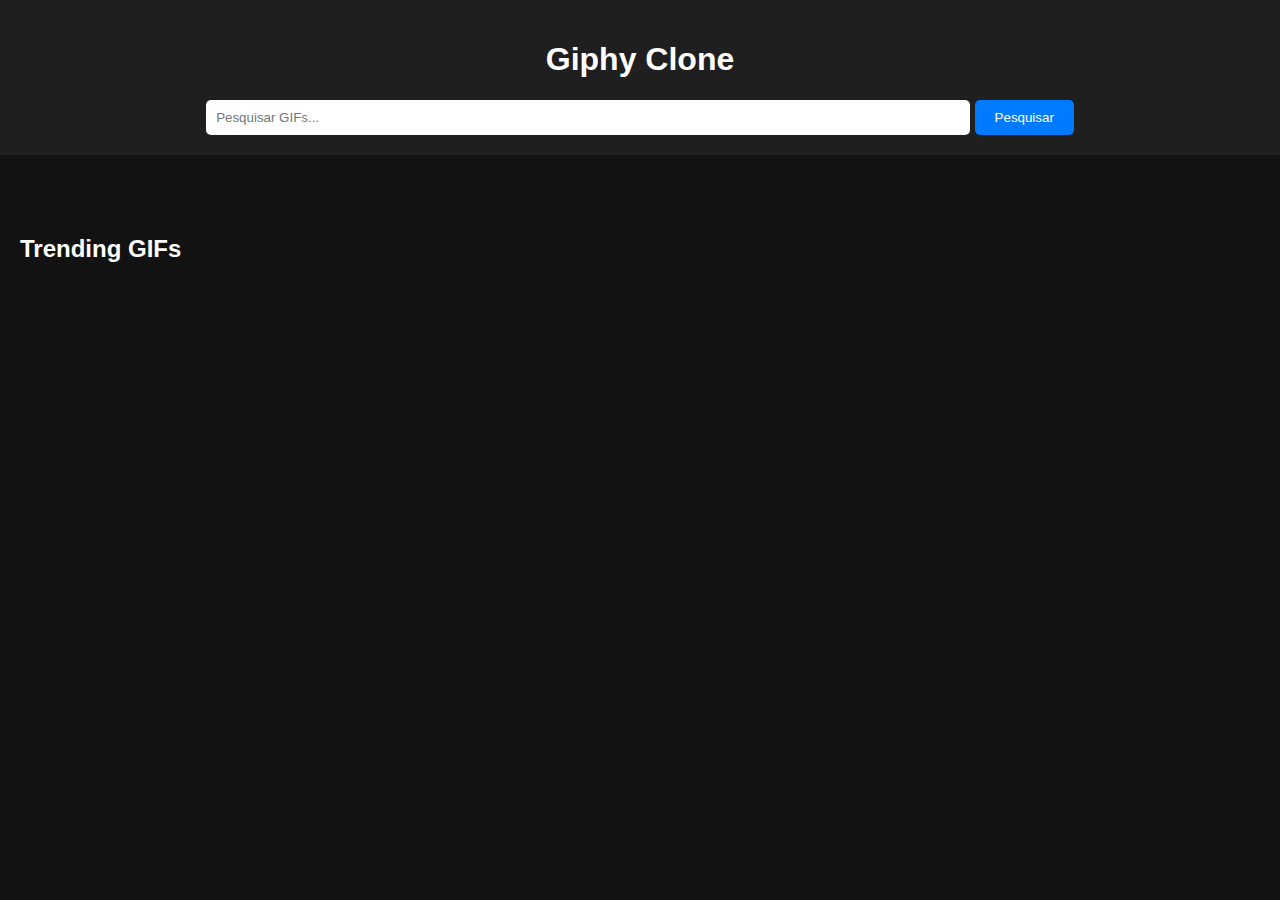
<file: gifclone/index.html>
<!DOCTYPE html>
<html lang="pt-BR">
<head>
    <meta charset="UTF-8">
    <meta name="viewport" content="width=device-width, initial-scale=1.0">
    <title>Giphy Clone</title>
    <link rel="stylesheet" href="style.css">
</head>
<body>
    <header>
        <h1>Giphy Clone</h1>
        <div class="search-container">
            <input type="text" id="search-input" placeholder="Pesquisar GIFs...">
            <button id="search-button">Pesquisar</button>
        </div>
    </header>

    <main>
        <div id="gif-results" class="gif-grid"></div>
        <div id="trending-gifs" class="gif-grid">
            <h2>Trending GIFs</h2>
            <div id="trending-results"></div>
        </div>
    </main>

    <script src="script.js"></script>
</body>
</html>
</file>
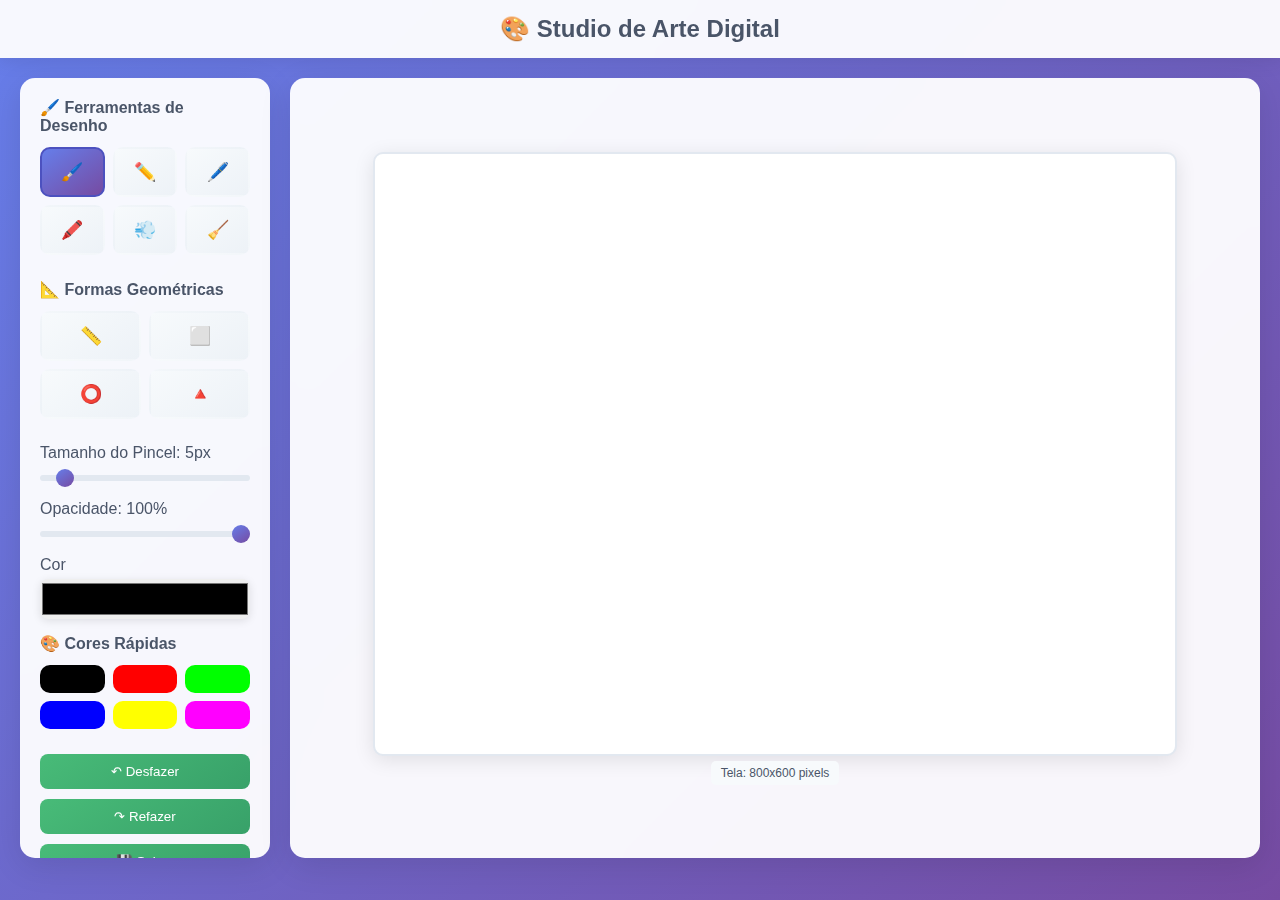
<file: desenho.html>
<!DOCTYPE html>
<html lang="pt-BR">
<head>
    <meta charset="UTF-8">
    <meta name="viewport" content="width=device-width, initial-scale=1.0">
    <title>Studio de Arte Digital</title>
    <style>
        * {
            margin: 0;
            padding: 0;
            box-sizing: border-box;
        }

        body {
            font-family: 'Segoe UI', Tahoma, Geneva, Verdana, sans-serif;
            background: linear-gradient(135deg, #667eea 0%, #764ba2 100%);
            min-height: 100vh;
            display: flex;
            flex-direction: column;
        }

        .header {
            background: rgba(255, 255, 255, 0.95);
            backdrop-filter: blur(10px);
            padding: 15px;
            box-shadow: 0 2px 20px rgba(0, 0, 0, 0.1);
        }

        .header h1 {
            text-align: center;
            color: #4a5568;
            font-size: 24px;
            font-weight: 600;
        }

        .main-container {
            display: flex;
            flex: 1;
            gap: 20px;
            padding: 20px;
            max-height: calc(100vh - 80px);
        }

        .toolbar {
            background: rgba(255, 255, 255, 0.95);
            backdrop-filter: blur(10px);
            border-radius: 15px;
            padding: 20px;
            width: 250px;
            box-shadow: 0 8px 32px rgba(0, 0, 0, 0.1);
            overflow-y: auto;
        }

        .tool-section {
            margin-bottom: 25px;
        }

        .tool-section h3 {
            color: #4a5568;
            margin-bottom: 12px;
            font-size: 16px;
            font-weight: 600;
        }

        .tool-grid {
            display: grid;
            grid-template-columns: repeat(3, 1fr);
            gap: 8px;
            margin-bottom: 15px;
        }

        .tool-btn {
            background: linear-gradient(145deg, #f7fafc, #edf2f7);
            border: 2px solid transparent;
            border-radius: 10px;
            padding: 12px;
            cursor: pointer;
            transition: all 0.2s ease;
            display: flex;
            align-items: center;
            justify-content: center;
            font-size: 18px;
            color: #4a5568;
        }

        .tool-btn:hover {
            transform: translateY(-2px);
            box-shadow: 0 4px 15px rgba(0, 0, 0, 0.1);
            background: linear-gradient(145deg, #edf2f7, #e2e8f0);
        }

        .tool-btn.active {
            background: linear-gradient(145deg, #667eea, #764ba2);
            color: white;
            border-color: #4c51bf;
        }

        .control-group {
            margin-bottom: 15px;
        }

        .control-group label {
            display: block;
            color: #4a5568;
            margin-bottom: 5px;
            font-weight: 500;
        }

        .slider {
            width: 100%;
            height: 6px;
            border-radius: 3px;
            background: #e2e8f0;
            outline: none;
            -webkit-appearance: none;
        }

        .slider::-webkit-slider-thumb {
            appearance: none;
            width: 18px;
            height: 18px;
            border-radius: 50%;
            background: linear-gradient(145deg, #667eea, #764ba2);
            cursor: pointer;
        }

        .color-input {
            width: 100%;
            height: 40px;
            border: none;
            border-radius: 8px;
            cursor: pointer;
            box-shadow: 0 2px 8px rgba(0, 0, 0, 0.1);
        }

        .action-buttons {
            display: flex;
            flex-direction: column;
            gap: 10px;
        }

        .action-btn {
            background: linear-gradient(145deg, #48bb78, #38a169);
            color: white;
            border: none;
            border-radius: 8px;
            padding: 10px;
            cursor: pointer;
            font-weight: 500;
            transition: all 0.2s ease;
        }

        .action-btn:hover {
            transform: translateY(-1px);
            box-shadow: 0 4px 12px rgba(0, 0, 0, 0.15);
        }

        .action-btn.danger {
            background: linear-gradient(145deg, #f56565, #e53e3e);
        }

        .canvas-container {
            flex: 1;
            background: rgba(255, 255, 255, 0.95);
            backdrop-filter: blur(10px);
            border-radius: 15px;
            box-shadow: 0 8px 32px rgba(0, 0, 0, 0.1);
            padding: 20px;
            display: flex;
            flex-direction: column;
            align-items: center;
            justify-content: center;
        }

        #canvas {
            border: 2px solid #e2e8f0;
            border-radius: 10px;
            cursor: crosshair;
            box-shadow: 0 4px 20px rgba(0, 0, 0, 0.1);
            background: white;
        }

        .size-display {
            background: #f7fafc;
            padding: 5px 10px;
            border-radius: 5px;
            font-size: 12px;
            color: #4a5568;
            margin-top: 5px;
        }

        .shape-tools {
            display: grid;
            grid-template-columns: repeat(2, 1fr);
            gap: 8px;
        }

        @media (max-width: 768px) {
            .main-container {
                flex-direction: column;
            }
            
            .toolbar {
                width: 100%;
                order: 2;
            }
            
            .tool-grid {
                grid-template-columns: repeat(4, 1fr);
            }
        }
    </style>
</head>
<body>
    <div class="header">
        <h1>🎨 Studio de Arte Digital</h1>
    </div>

    <div class="main-container">
        <div class="toolbar">
            <div class="tool-section">
                <h3>🖌️ Ferramentas de Desenho</h3>
                <div class="tool-grid">
                    <button class="tool-btn active" data-tool="brush" title="Pincel">🖌️</button>
                    <button class="tool-btn" data-tool="pencil" title="Lápis">✏️</button>
                    <button class="tool-btn" data-tool="pen" title="Caneta">🖊️</button>
                    <button class="tool-btn" data-tool="marker" title="Marcador">🖍️</button>
                    <button class="tool-btn" data-tool="spray" title="Spray">💨</button>
                    <button class="tool-btn" data-tool="eraser" title="Borracha">🧹</button>
                </div>
            </div>

            <div class="tool-section">
                <h3>📐 Formas Geométricas</h3>
                <div class="shape-tools">
                    <button class="tool-btn" data-tool="line" title="Linha">📏</button>
                    <button class="tool-btn" data-tool="rectangle" title="Retângulo">⬜</button>
                    <button class="tool-btn" data-tool="circle" title="Círculo">⭕</button>
                    <button class="tool-btn" data-tool="triangle" title="Triângulo">🔺</button>
                </div>
            </div>

            <div class="control-group">
                <label for="brushSize">Tamanho do Pincel: <span id="brushSizeValue">5</span>px</label>
                <input type="range" id="brushSize" class="slider" min="1" max="50" value="5">
            </div>

            <div class="control-group">
                <label for="opacity">Opacidade: <span id="opacityValue">100</span>%</label>
                <input type="range" id="opacity" class="slider" min="10" max="100" value="100">
            </div>

            <div class="control-group">
                <label for="colorPicker">Cor</label>
                <input type="color" id="colorPicker" class="color-input" value="#000000">
            </div>

            <div class="tool-section">
                <h3>🎨 Cores Rápidas</h3>
                <div class="tool-grid">
                    <div class="tool-btn" data-color="#000000" style="background: #000000;" title="Preto"></div>
                    <div class="tool-btn" data-color="#ff0000" style="background: #ff0000;" title="Vermelho"></div>
                    <div class="tool-btn" data-color="#00ff00" style="background: #00ff00;" title="Verde"></div>
                    <div class="tool-btn" data-color="#0000ff" style="background: #0000ff;" title="Azul"></div>
                    <div class="tool-btn" data-color="#ffff00" style="background: #ffff00;" title="Amarelo"></div>
                    <div class="tool-btn" data-color="#ff00ff" style="background: #ff00ff;" title="Magenta"></div>
                </div>
            </div>

            <div class="action-buttons">
                <button class="action-btn" id="undoBtn">↶ Desfazer</button>
                <button class="action-btn" id="redoBtn">↷ Refazer</button>
                <button class="action-btn" id="saveBtn">💾 Salvar</button>
                <button class="action-btn danger" id="clearBtn">🗑️ Limpar Tudo</button>
            </div>
        </div>

        <div class="canvas-container">
            <canvas id="canvas" width="800" height="600"></canvas>
            <div class="size-display">
                Tela: 800x600 pixels
            </div>
        </div>
    </div>

    <script>
        class DrawingApp {
            constructor() {
                this.canvas = document.getElementById('canvas');
                this.ctx = this.canvas.getContext('2d');
                this.isDrawing = false;
                this.currentTool = 'brush';
                this.currentColor = '#000000';
                this.brushSize = 5;
                this.opacity = 1;
                this.startX = 0;
                this.startY = 0;
                this.undoStack = [];
                this.redoStack = [];
                this.maxUndoSteps = 20;
                
                this.setupEventListeners();
                this.setupTools();
                this.saveState();
            }

            setupEventListeners() {
                // Canvas events
                this.canvas.addEventListener('mousedown', this.startDrawing.bind(this));
                this.canvas.addEventListener('mousemove', this.draw.bind(this));
                this.canvas.addEventListener('mouseup', this.stopDrawing.bind(this));
                this.canvas.addEventListener('mouseout', this.stopDrawing.bind(this));

                // Touch events for mobile
                this.canvas.addEventListener('touchstart', this.handleTouch.bind(this));
                this.canvas.addEventListener('touchmove', this.handleTouch.bind(this));
                this.canvas.addEventListener('touchend', this.stopDrawing.bind(this));

                // Tool selection
                document.querySelectorAll('[data-tool]').forEach(btn => {
                    btn.addEventListener('click', (e) => {
                        this.selectTool(e.target.dataset.tool);
                    });
                });

                // Color selection
                document.querySelectorAll('[data-color]').forEach(btn => {
                    btn.addEventListener('click', (e) => {
                        this.currentColor = e.target.dataset.color;
                        document.getElementById('colorPicker').value = this.currentColor;
                    });
                });

                // Controls
                document.getElementById('brushSize').addEventListener('input', (e) => {
                    this.brushSize = e.target.value;
                    document.getElementById('brushSizeValue').textContent = e.target.value;
                });

                document.getElementById('opacity').addEventListener('input', (e) => {
                    this.opacity = e.target.value / 100;
                    document.getElementById('opacityValue').textContent = e.target.value;
                });

                document.getElementById('colorPicker').addEventListener('input', (e) => {
                    this.currentColor = e.target.value;
                });

                // Action buttons
                document.getElementById('undoBtn').addEventListener('click', this.undo.bind(this));
                document.getElementById('redoBtn').addEventListener('click', this.redo.bind(this));
                document.getElementById('saveBtn').addEventListener('click', this.saveImage.bind(this));
                document.getElementById('clearBtn').addEventListener('click', this.clearCanvas.bind(this));
            }

            setupTools() {
                this.tools = {
                    brush: { lineCap: 'round', lineJoin: 'round', globalCompositeOperation: 'source-over' },
                    pencil: { lineCap: 'square', lineJoin: 'miter', globalCompositeOperation: 'source-over' },
                    pen: { lineCap: 'butt', lineJoin: 'bevel', globalCompositeOperation: 'source-over' },
                    marker: { lineCap: 'round', lineJoin: 'round', globalCompositeOperation: 'multiply' },
                    spray: { lineCap: 'round', lineJoin: 'round', globalCompositeOperation: 'source-over' },
                    eraser: { lineCap: 'round', lineJoin: 'round', globalCompositeOperation: 'destination-out' }
                };
            }

            selectTool(tool) {
                this.currentTool = tool;
                document.querySelectorAll('[data-tool]').forEach(btn => btn.classList.remove('active'));
                document.querySelector(`[data-tool="${tool}"]`).classList.add('active');
            }

            getMousePos(e) {
                const rect = this.canvas.getBoundingClientRect();
                return {
                    x: e.clientX - rect.left,
                    y: e.clientY - rect.top
                };
            }

            handleTouch(e) {
                e.preventDefault();
                const touch = e.touches[0];
                const mouseEvent = new MouseEvent(e.type === 'touchstart' ? 'mousedown' : 'mousemove', {
                    clientX: touch.clientX,
                    clientY: touch.clientY
                });
                this.canvas.dispatchEvent(mouseEvent);
            }

            startDrawing(e) {
                this.isDrawing = true;
                const pos = this.getMousePos(e);
                this.startX = pos.x;
                this.startY = pos.y;

                if (['line', 'rectangle', 'circle', 'triangle'].includes(this.currentTool)) {
                    this.tempCanvas = this.ctx.getImageData(0, 0, this.canvas.width, this.canvas.height);
                } else {
                    this.saveState();
                    this.ctx.beginPath();
                    this.ctx.moveTo(pos.x, pos.y);
                }
            }

            draw(e) {
                if (!this.isDrawing) return;

                const pos = this.getMousePos(e);
                this.setupBrush();

                switch (this.currentTool) {
                    case 'brush':
                    case 'pencil':
                    case 'pen':
                    case 'marker':
                        this.drawLine(pos);
                        break;
                    case 'spray':
                        this.drawSpray(pos);
                        break;
                    case 'eraser':
                        this.erase(pos);
                        break;
                    case 'line':
                        this.drawShapeLine(pos);
                        break;
                    case 'rectangle':
                        this.drawRectangle(pos);
                        break;
                    case 'circle':
                        this.drawCircle(pos);
                        break;
                    case 'triangle':
                        this.drawTriangle(pos);
                        break;
                }
            }

            setupBrush() {
                const tool = this.tools[this.currentTool];
                this.ctx.lineCap = tool.lineCap;
                this.ctx.lineJoin = tool.lineJoin;
                this.ctx.globalCompositeOperation = tool.globalCompositeOperation;
                this.ctx.lineWidth = this.brushSize;
                this.ctx.globalAlpha = this.opacity;
                this.ctx.strokeStyle = this.currentColor;
                this.ctx.fillStyle = this.currentColor;
            }

            drawLine(pos) {
                this.ctx.lineTo(pos.x, pos.y);
                this.ctx.stroke();
                this.ctx.beginPath();
                this.ctx.moveTo(pos.x, pos.y);
            }

            drawSpray(pos) {
                const density = 20;
                const radius = this.brushSize;
                
                for (let i = 0; i < density; i++) {
                    const offsetX = (Math.random() - 0.5) * radius * 2;
                    const offsetY = (Math.random() - 0.5) * radius * 2;
                    
                    this.ctx.fillRect(pos.x + offsetX, pos.y + offsetY, 1, 1);
                }
            }

            erase(pos) {
                this.ctx.clearRect(
                    pos.x - this.brushSize / 2,
                    pos.y - this.brushSize / 2,
                    this.brushSize,
                    this.brushSize
                );
            }

            drawShapeLine(pos) {
                this.ctx.putImageData(this.tempCanvas, 0, 0);
                this.ctx.beginPath();
                this.ctx.moveTo(this.startX, this.startY);
                this.ctx.lineTo(pos.x, pos.y);
                this.ctx.stroke();
            }

            drawRectangle(pos) {
                this.ctx.putImageData(this.tempCanvas, 0, 0);
                const width = pos.x - this.startX;
                const height = pos.y - this.startY;
                this.ctx.strokeRect(this.startX, this.startY, width, height);
            }

            drawCircle(pos) {
                this.ctx.putImageData(this.tempCanvas, 0, 0);
                const radius = Math.sqrt(Math.pow(pos.x - this.startX, 2) + Math.pow(pos.y - this.startY, 2));
                this.ctx.beginPath();
                this.ctx.arc(this.startX, this.startY, radius, 0, 2 * Math.PI);
                this.ctx.stroke();
            }

            drawTriangle(pos) {
                this.ctx.putImageData(this.tempCanvas, 0, 0);
                this.ctx.beginPath();
                this.ctx.moveTo(this.startX, this.startY);
                this.ctx.lineTo(pos.x, pos.y);
                this.ctx.lineTo(this.startX - (pos.x - this.startX), pos.y);
                this.ctx.closePath();
                this.ctx.stroke();
            }

            stopDrawing() {
                if (this.isDrawing) {
                    this.isDrawing = false;
                    if (['line', 'rectangle', 'circle', 'triangle'].includes(this.currentTool)) {
                        this.saveState();
                    }
                }
            }

            saveState() {
                this.undoStack.push(this.ctx.getImageData(0, 0, this.canvas.width, this.canvas.height));
                if (this.undoStack.length > this.maxUndoSteps) {
                    this.undoStack.shift();
                }
                this.redoStack = [];
            }

            undo() {
                if (this.undoStack.length > 1) {
                    this.redoStack.push(this.undoStack.pop());
                    const imageData = this.undoStack[this.undoStack.length - 1];
                    this.ctx.putImageData(imageData, 0, 0);
                }
            }

            redo() {
                if (this.redoStack.length > 0) {
                    const imageData = this.redoStack.pop();
                    this.undoStack.push(imageData);
                    this.ctx.putImageData(imageData, 0, 0);
                }
            }

            clearCanvas() {
                if (confirm('Tem certeza que deseja limpar toda a tela?')) {
                    this.ctx.clearRect(0, 0, this.canvas.width, this.canvas.height);
                    this.saveState();
                }
            }

            saveImage() {
                const link = document.createElement('a');
                link.download = `arte_digital_${new Date().getTime()}.png`;
                link.href = this.canvas.toDataURL();
                link.click();
            }
        }

        // Initialize the app
        window.addEventListener('load', () => {
            new DrawingApp();
        });

        // Prevent default touch behavior to avoid scrolling
        document.addEventListener('touchstart', (e) => {
            if (e.target.closest('#canvas')) {
                e.preventDefault();
            }
        }, { passive: false });

        document.addEventListener('touchend', (e) => {
            if (e.target.closest('#canvas')) {
                e.preventDefault();
            }
        }, { passive: false });

        document.addEventListener('touchmove', (e) => {
            if (e.target.closest('#canvas')) {
                e.preventDefault();
            }
        }, { passive: false });
    </script>
</body>
</html>
</file>
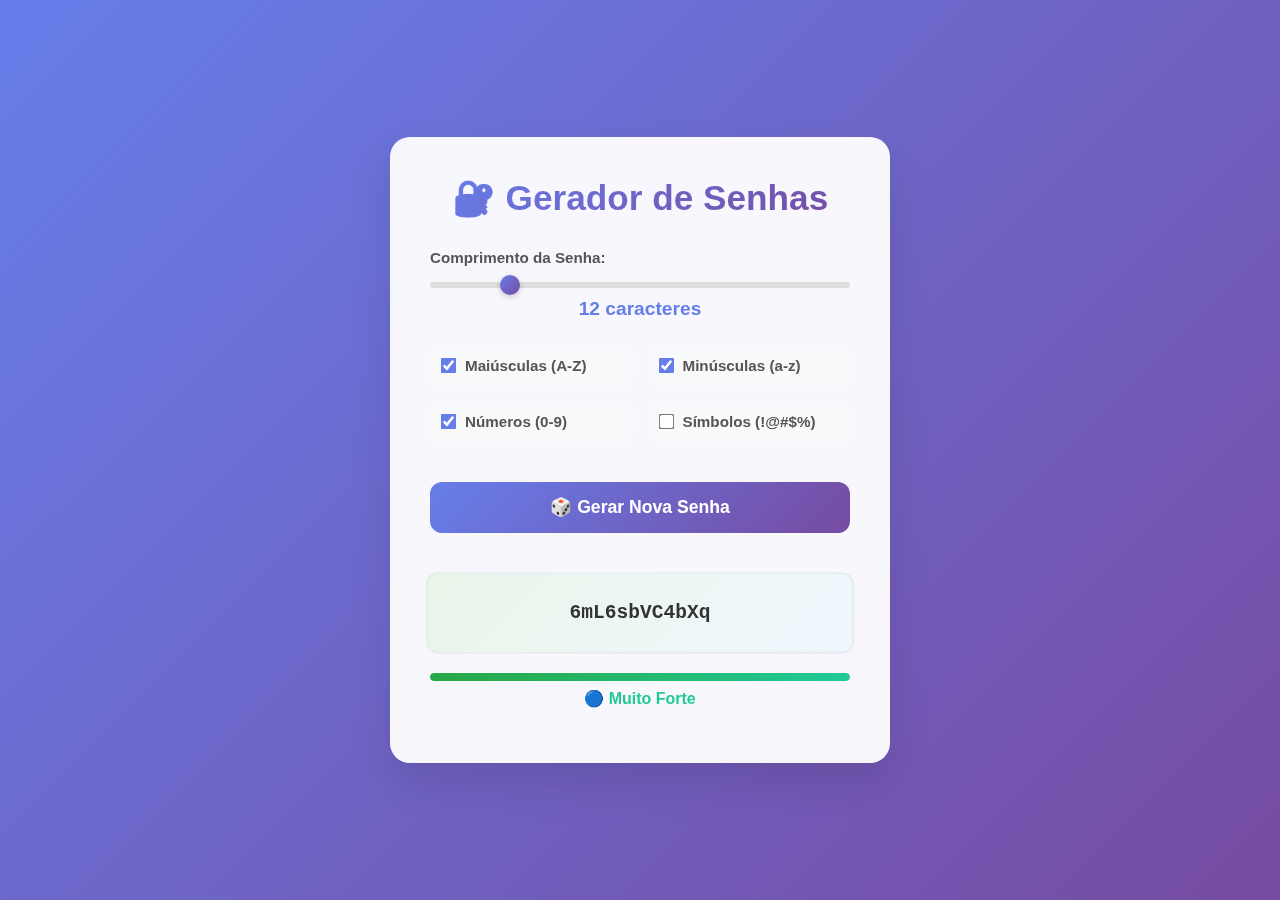
<file: geradorsenha.html>
<!DOCTYPE html>
<html lang="pt-BR">
<head>
    <meta charset="UTF-8">
    <meta name="viewport" content="width=device-width, initial-scale=1.0">
    <title>Gerador de Senhas</title>
    <style>
        * {
            margin: 0;
            padding: 0;
            box-sizing: border-box;
        }

        body {
            font-family: 'Segoe UI', Tahoma, Geneva, Verdana, sans-serif;
            background: linear-gradient(135deg, #667eea 0%, #764ba2 100%);
            min-height: 100vh;
            display: flex;
            align-items: center;
            justify-content: center;
            padding: 20px;
        }

        .container {
            background: rgba(255, 255, 255, 0.95);
            backdrop-filter: blur(10px);
            border-radius: 20px;
            padding: 40px;
            box-shadow: 0 20px 40px rgba(0, 0, 0, 0.1);
            max-width: 500px;
            width: 100%;
            animation: slideIn 0.6s ease-out;
        }

        @keyframes slideIn {
            from {
                opacity: 0;
                transform: translateY(30px);
            }
            to {
                opacity: 1;
                transform: translateY(0);
            }
        }

        h1 {
            text-align: center;
            color: #333;
            margin-bottom: 30px;
            font-size: 2.2em;
            font-weight: 700;
            background: linear-gradient(135deg, #667eea, #764ba2);
            -webkit-background-clip: text;
            -webkit-text-fill-color: transparent;
            background-clip: text;
        }

        .form-group {
            margin-bottom: 25px;
        }

        label {
            display: block;
            margin-bottom: 8px;
            color: #555;
            font-weight: 600;
            font-size: 0.95em;
        }

        input[type="range"] {
            width: 100%;
            height: 6px;
            border-radius: 3px;
            background: #ddd;
            outline: none;
            -webkit-appearance: none;
            margin-bottom: 10px;
        }

        input[type="range"]::-webkit-slider-thumb {
            -webkit-appearance: none;
            appearance: none;
            width: 20px;
            height: 20px;
            border-radius: 50%;
            background: linear-gradient(135deg, #667eea, #764ba2);
            cursor: pointer;
            box-shadow: 0 2px 6px rgba(0, 0, 0, 0.2);
        }

        input[type="range"]::-moz-range-thumb {
            width: 20px;
            height: 20px;
            border-radius: 50%;
            background: linear-gradient(135deg, #667eea, #764ba2);
            cursor: pointer;
            border: none;
            box-shadow: 0 2px 6px rgba(0, 0, 0, 0.2);
        }

        .length-display {
            text-align: center;
            font-size: 1.2em;
            font-weight: bold;
            color: #667eea;
            margin-bottom: 15px;
        }

        .checkbox-group {
            display: grid;
            grid-template-columns: 1fr 1fr;
            gap: 15px;
            margin: 20px 0;
        }

        .checkbox-item {
            display: flex;
            align-items: center;
            padding: 12px;
            background: #f8f9fa;
            border-radius: 10px;
            transition: all 0.3s ease;
            cursor: pointer;
        }

        .checkbox-item:hover {
            background: #e9ecef;
            transform: translateY(-2px);
        }

        .checkbox-item input[type="checkbox"] {
            margin-right: 10px;
            transform: scale(1.2);
            accent-color: #667eea;
        }

        .checkbox-item label {
            margin: 0;
            cursor: pointer;
            flex: 1;
        }

        .generate-btn {
            width: 100%;
            padding: 15px;
            background: linear-gradient(135deg, #667eea, #764ba2);
            color: white;
            border: none;
            border-radius: 12px;
            font-size: 1.1em;
            font-weight: 600;
            cursor: pointer;
            transition: all 0.3s ease;
            margin: 20px 0;
        }

        .generate-btn:hover {
            transform: translateY(-3px);
            box-shadow: 0 10px 25px rgba(102, 126, 234, 0.4);
        }

        .generate-btn:active {
            transform: translateY(-1px);
        }

        .password-output {
            background: #f8f9fa;
            border: 2px solid #e9ecef;
            border-radius: 12px;
            padding: 20px;
            margin: 20px 0;
            position: relative;
            min-height: 80px;
            display: flex;
            align-items: center;
            justify-content: center;
        }

        .password-text {
            font-family: 'Courier New', monospace;
            font-size: 1.2em;
            font-weight: bold;
            color: #333;
            word-break: break-all;
            text-align: center;
            line-height: 1.4;
        }

        .placeholder-text {
            color: #aaa;
            font-style: italic;
        }

        .copy-btn {
            position: absolute;
            top: 10px;
            right: 10px;
            background: #28a745;
            color: white;
            border: none;
            border-radius: 8px;
            padding: 8px 12px;
            cursor: pointer;
            font-size: 0.9em;
            transition: all 0.3s ease;
            opacity: 0;
        }

        .password-output:hover .copy-btn {
            opacity: 1;
        }

        .copy-btn:hover {
            background: #218838;
            transform: scale(1.05);
        }

        .strength-meter {
            margin: 15px 0;
        }

        .strength-bar {
            width: 100%;
            height: 8px;
            background: #e9ecef;
            border-radius: 4px;
            overflow: hidden;
        }

        .strength-fill {
            height: 100%;
            transition: all 0.5s ease;
            border-radius: 4px;
        }

        .strength-label {
            text-align: center;
            margin-top: 8px;
            font-weight: 600;
        }

        .strength-weak { background: #dc3545; }
        .strength-medium { background: #ffc107; }
        .strength-strong { background: #28a745; }
        .strength-very-strong { background: linear-gradient(90deg, #28a745, #20c997); }

        @media (max-width: 600px) {
            .container {
                padding: 25px;
                margin: 10px;
            }
            
            .checkbox-group {
                grid-template-columns: 1fr;
            }
            
            h1 {
                font-size: 1.8em;
            }
        }
    </style>
</head>
<body>
    <div class="container">
        <h1>🔐 Gerador de Senhas</h1>
        
        <div class="form-group">
            <label for="length">Comprimento da Senha:</label>
            <input type="range" id="length" min="4" max="50" value="12">
            <div class="length-display" id="lengthDisplay">12 caracteres</div>
        </div>

        <div class="checkbox-group">
            <div class="checkbox-item">
                <input type="checkbox" id="uppercase" checked>
                <label for="uppercase">Maiúsculas (A-Z)</label>
            </div>
            <div class="checkbox-item">
                <input type="checkbox" id="lowercase" checked>
                <label for="lowercase">Minúsculas (a-z)</label>
            </div>
            <div class="checkbox-item">
                <input type="checkbox" id="numbers" checked>
                <label for="numbers">Números (0-9)</label>
            </div>
            <div class="checkbox-item">
                <input type="checkbox" id="symbols">
                <label for="symbols">Símbolos (!@#$%)</label>
            </div>
        </div>

        <button class="generate-btn" onclick="generatePassword()">
            🎲 Gerar Nova Senha
        </button>

        <div class="password-output" id="passwordOutput">
            <div class="password-text placeholder-text">
                Clique em "Gerar Nova Senha" para começar
            </div>
            <button class="copy-btn" onclick="copyPassword()" style="display: none;">
                📋 Copiar
            </button>
        </div>

        <div class="strength-meter" id="strengthMeter" style="display: none;">
            <div class="strength-bar">
                <div class="strength-fill" id="strengthFill"></div>
            </div>
            <div class="strength-label" id="strengthLabel"></div>
        </div>
    </div>

    <script>
        let currentPassword = '';

        // Conjuntos de caracteres
        const charSets = {
            uppercase: 'ABCDEFGHIJKLMNOPQRSTUVWXYZ',
            lowercase: 'abcdefghijklmnopqrstuvwxyz',
            numbers: '0123456789',
            symbols: '!@#$%^&*()_+-=[]{}|;:,.<>?'
        };

        // Atualizar display do comprimento
        document.getElementById('length').addEventListener('input', function() {
            document.getElementById('lengthDisplay').textContent = this.value + ' caracteres';
        });

        function generatePassword() {
            const length = parseInt(document.getElementById('length').value);
            const useUppercase = document.getElementById('uppercase').checked;
            const useLowercase = document.getElementById('lowercase').checked;
            const useNumbers = document.getElementById('numbers').checked;
            const useSymbols = document.getElementById('symbols').checked;

            // Verificar se pelo menos uma opção está selecionada
            if (!useUppercase && !useLowercase && !useNumbers && !useSymbols) {
                alert('⚠️ Selecione pelo menos um tipo de caractere!');
                return;
            }

            // Construir conjunto de caracteres disponíveis
            let availableChars = '';
            let guaranteedChars = [];

            if (useUppercase) {
                availableChars += charSets.uppercase;
                guaranteedChars.push(getRandomChar(charSets.uppercase));
            }
            if (useLowercase) {
                availableChars += charSets.lowercase;
                guaranteedChars.push(getRandomChar(charSets.lowercase));
            }
            if (useNumbers) {
                availableChars += charSets.numbers;
                guaranteedChars.push(getRandomChar(charSets.numbers));
            }
            if (useSymbols) {
                availableChars += charSets.symbols;
                guaranteedChars.push(getRandomChar(charSets.symbols));
            }

            // Gerar senha
            let password = '';
            
            // Adicionar caracteres garantidos primeiro
            for (let char of guaranteedChars) {
                password += char;
            }

            // Completar o resto da senha com caracteres aleatórios
            for (let i = password.length; i < length; i++) {
                password += getRandomChar(availableChars);
            }

            // Embaralhar a senha para não ter padrão previsível
            password = shuffleString(password);

            // Atualizar interface
            currentPassword = password;
            displayPassword(password);
            updateStrengthMeter(password);
        }

        function getRandomChar(charset) {
            return charset.charAt(Math.floor(Math.random() * charset.length));
        }

        function shuffleString(str) {
            return str.split('').sort(() => Math.random() - 0.5).join('');
        }

        function displayPassword(password) {
            const output = document.getElementById('passwordOutput');
            const passwordText = output.querySelector('.password-text');
            const copyBtn = output.querySelector('.copy-btn');

            passwordText.textContent = password;
            passwordText.classList.remove('placeholder-text');
            copyBtn.style.display = 'block';

            // Animação de destaque
            output.style.transform = 'scale(1.02)';
            output.style.background = 'linear-gradient(135deg, #e8f5e8, #f0f8ff)';
            
            setTimeout(() => {
                output.style.transform = 'scale(1)';
                output.style.background = '#f8f9fa';
            }, 200);
        }

        function copyPassword() {
            if (!currentPassword) return;

            navigator.clipboard.writeText(currentPassword).then(() => {
                const copyBtn = document.querySelector('.copy-btn');
                const originalText = copyBtn.textContent;
                
                copyBtn.textContent = '✅ Copiado!';
                copyBtn.style.background = '#28a745';
                
                setTimeout(() => {
                    copyBtn.textContent = originalText;
                    copyBtn.style.background = '#28a745';
                }, 2000);
            }).catch(() => {
                // Fallback para navegadores mais antigos
                const textArea = document.createElement('textarea');
                textArea.value = currentPassword;
                document.body.appendChild(textArea);
                textArea.select();
                document.execCommand('copy');
                document.body.removeChild(textArea);
                
                alert('✅ Senha copiada para a área de transferência!');
            });
        }

        function updateStrengthMeter(password) {
            const meter = document.getElementById('strengthMeter');
            const fill = document.getElementById('strengthFill');
            const label = document.getElementById('strengthLabel');

            meter.style.display = 'block';

            const strength = calculatePasswordStrength(password);
            
            // Animação da barra
            fill.style.width = '0%';
            setTimeout(() => {
                fill.style.width = strength.percentage + '%';
                fill.className = 'strength-fill ' + strength.class;
                label.textContent = strength.label;
                label.style.color = getStrengthColor(strength.class);
            }, 100);
        }

        function calculatePasswordStrength(password) {
            let score = 0;
            let feedback = [];

            // Critérios de força
            if (password.length >= 8) score += 25;
            if (password.length >= 12) score += 15;
            if (/[a-z]/.test(password)) score += 15;
            if (/[A-Z]/.test(password)) score += 15;
            if (/[0-9]/.test(password)) score += 15;
            if (/[^A-Za-z0-9]/.test(password)) score += 15;

            // Bônus por diversidade
            const uniqueChars = new Set(password).size;
            if (uniqueChars > password.length * 0.7) score += 10;

            // Penalidades por padrões
            if (/(.)\1{2,}/.test(password)) score -= 10; // Caracteres repetidos
            if (/123|abc|qwe/i.test(password)) score -= 15; // Sequências

            // Classificar força
            if (score < 30) {
                return { percentage: 25, class: 'strength-weak', label: '🔴 Fraca' };
            } else if (score < 60) {
                return { percentage: 50, class: 'strength-medium', label: '🟡 Média' };
            } else if (score < 85) {
                return { percentage: 75, class: 'strength-strong', label: '🟢 Forte' };
            } else {
                return { percentage: 100, class: 'strength-very-strong', label: '🔵 Muito Forte' };
            }
        }

        function getStrengthColor(strengthClass) {
            switch(strengthClass) {
                case 'strength-weak': return '#dc3545';
                case 'strength-medium': return '#ffc107';
                case 'strength-strong': return '#28a745';
                case 'strength-very-strong': return '#20c997';
                default: return '#333';
            }
        }

        // Gerar senha inicial ao carregar a página
        window.addEventListener('load', function() {
            setTimeout(generatePassword, 500);
        });

        // Permitir geração com Enter
        document.addEventListener('keypress', function(e) {
            if (e.key === 'Enter') {
                generatePassword();
            }
        });

        // Adicionar efeitos de hover nos checkboxes
        document.querySelectorAll('.checkbox-item').forEach(item => {
            item.addEventListener('click', function() {
                const checkbox = this.querySelector('input[type="checkbox"]');
                checkbox.checked = !checkbox.checked;
            });
        });
    </script>
</body>
</html>
</file>
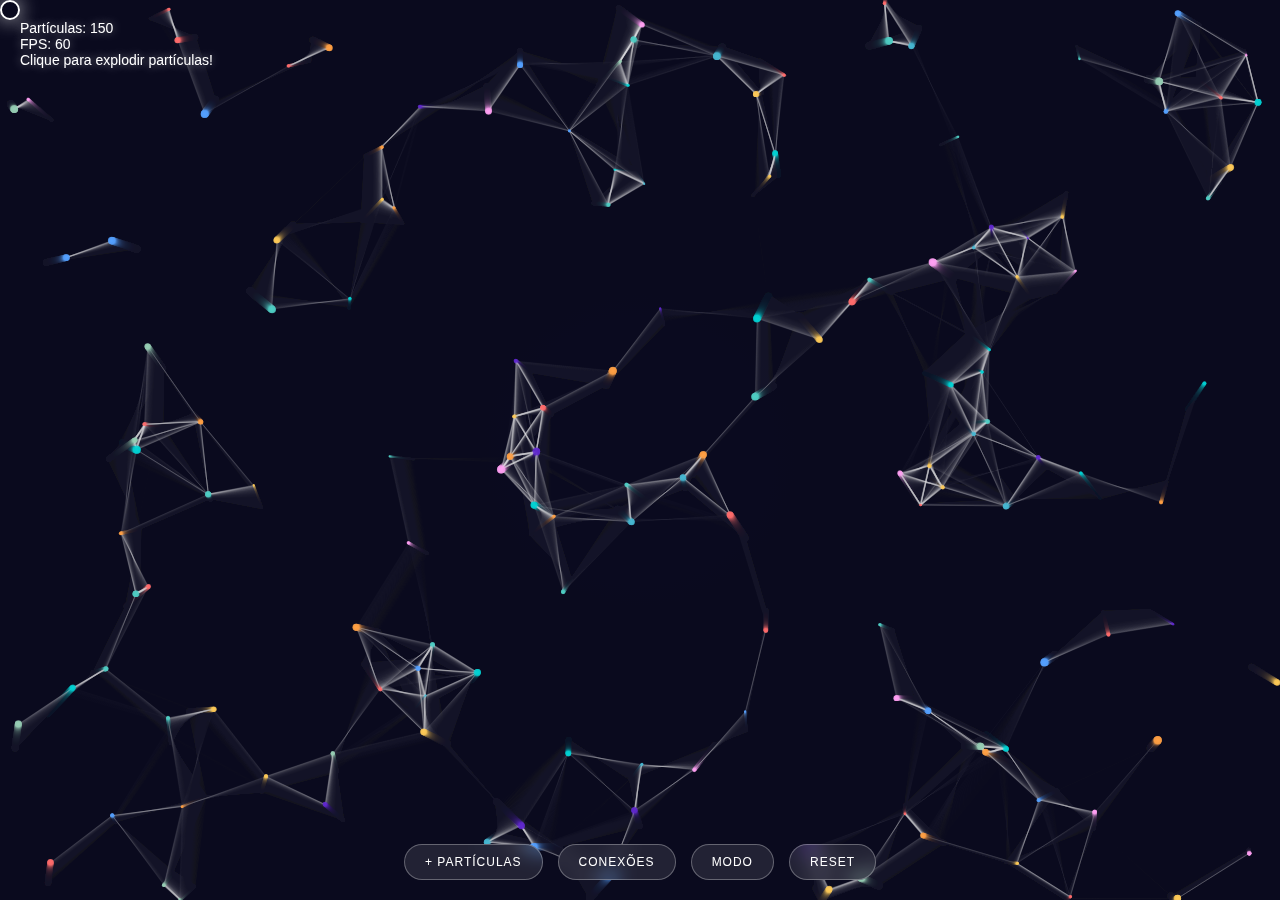
<file: gravity.html>
<!DOCTYPE html>
<html lang="pt-BR">
<head>
    <meta charset="UTF-8">
    <meta name="viewport" content="width=device-width, initial-scale=1.0">
    <title>Sistema de Partículas Interativo</title>
    <style>
        * {
            margin: 0;
            padding: 0;
            box-sizing: border-box;
        }

        body {
            background: radial-gradient(circle at center, #0f0f23 0%, #000 100%);
            overflow: hidden;
            font-family: 'Arial', sans-serif;
            cursor: none;
        }

        canvas {
            display: block;
            background: transparent;
        }

        .ui {
            position: absolute;
            top: 20px;
            left: 20px;
            color: #fff;
            z-index: 10;
            font-size: 14px;
            text-shadow: 0 0 10px rgba(255, 255, 255, 0.5);
        }

        .controls {
            position: absolute;
            bottom: 20px;
            left: 50%;
            transform: translateX(-50%);
            display: flex;
            gap: 15px;
            z-index: 10;
        }

        .btn {
            background: rgba(255, 255, 255, 0.1);
            border: 1px solid rgba(255, 255, 255, 0.3);
            color: #fff;
            padding: 10px 20px;
            border-radius: 25px;
            cursor: pointer;
            transition: all 0.3s ease;
            backdrop-filter: blur(10px);
            font-size: 12px;
            text-transform: uppercase;
            letter-spacing: 1px;
        }

        .btn:hover {
            background: rgba(255, 255, 255, 0.2);
            box-shadow: 0 0 20px rgba(255, 255, 255, 0.3);
            transform: translateY(-2px);
        }

        .cursor {
            position: absolute;
            width: 20px;
            height: 20px;
            border: 2px solid #fff;
            border-radius: 50%;
            pointer-events: none;
            z-index: 100;
            box-shadow: 0 0 20px rgba(255, 255, 255, 0.8);
            transition: all 0.1s ease;
        }
    </style>
</head>
<body>
    <div class="ui">
        <div>Partículas: <span id="particleCount">150</span></div>
        <div>FPS: <span id="fps">60</span></div>
        <div>Clique para explodir partículas!</div>
    </div>

    <div class="controls">
        <button class="btn" onclick="addParticles()">+ Partículas</button>
        <button class="btn" onclick="toggleConnections()">Conexões</button>
        <button class="btn" onclick="changeMode()">Modo</button>
        <button class="btn" onclick="reset()">Reset</button>
    </div>

    <div class="cursor" id="cursor"></div>
    <canvas id="canvas"></canvas>

    <script>
        const canvas = document.getElementById('canvas');
        const ctx = canvas.getContext('2d');
        const cursor = document.getElementById('cursor');
        
        let particles = [];
        let mouse = { x: 0, y: 0 };
        let showConnections = true;
        let mode = 'follow'; // 'follow', 'repel', 'orbit'
        let frameCount = 0;
        let lastTime = 0;

        // Configurações
        const config = {
            particleCount: 150,
            maxDistance: 120,
            mouseRadius: 80,
            colors: [
                '#ff6b6b', '#4ecdc4', '#45b7d1', '#96ceb4', '#feca57',
                '#ff9ff3', '#54a0ff', '#5f27cd', '#00d2d3', '#ff9f43'
            ]
        };

        function resizeCanvas() {
            canvas.width = window.innerWidth;
            canvas.height = window.innerHeight;
        }

        class Particle {
            constructor() {
                this.reset();
                this.color = config.colors[Math.floor(Math.random() * config.colors.length)];
                this.originalColor = this.color;
            }

            reset() {
                this.x = Math.random() * canvas.width;
                this.y = Math.random() * canvas.height;
                this.vx = (Math.random() - 0.5) * 2;
                this.vy = (Math.random() - 0.5) * 2;
                this.size = Math.random() * 3 + 1;
                this.life = 1;
                this.decay = Math.random() * 0.02 + 0.005;
            }

            update() {
                const dx = mouse.x - this.x;
                const dy = mouse.y - this.y;
                const distance = Math.sqrt(dx * dx + dy * dy);
                
                if (distance < config.mouseRadius) {
                    const force = (config.mouseRadius - distance) / config.mouseRadius;
                    const angle = Math.atan2(dy, dx);
                    
                    switch(mode) {
                        case 'follow':
                            this.vx += Math.cos(angle) * force * 0.5;
                            this.vy += Math.sin(angle) * force * 0.5;
                            break;
                        case 'repel':
                            this.vx -= Math.cos(angle) * force * 0.8;
                            this.vy -= Math.sin(angle) * force * 0.8;
                            break;
                        case 'orbit':
                            this.vx += Math.cos(angle + Math.PI/2) * force * 0.6;
                            this.vy += Math.sin(angle + Math.PI/2) * force * 0.6;
                            break;
                    }
                    
                    this.color = `hsl(${(frameCount + distance) % 360}, 70%, 60%)`;
                } else {
                    this.color = this.originalColor;
                }

                // Aplicar fricção
                this.vx *= 0.98;
                this.vy *= 0.98;
                
                // Atualizar posição
                this.x += this.vx;
                this.y += this.vy;
                
                // Rebater nas bordas
                if (this.x < 0 || this.x > canvas.width) this.vx *= -0.8;
                if (this.y < 0 || this.y > canvas.height) this.vy *= -0.8;
                
                this.x = Math.max(0, Math.min(canvas.width, this.x));
                this.y = Math.max(0, Math.min(canvas.height, this.y));
                
                // Reduzir vida se for uma partícula explosiva
                if (this.life < 1) {
                    this.life -= this.decay;
                    if (this.life <= 0) this.reset();
                }
            }

            draw() {
                const alpha = this.life;
                
                // Converter cor para formato válido com alpha
                let colorWithAlpha = this.color;
                let colorTransparent = this.color;
                
                if (this.color.startsWith('hsl')) {
                    // Converter HSL para formato com alpha
                    const hslMatch = this.color.match(/hsl\((\d+(?:\.\d+)?),\s*(\d+)%,\s*(\d+)%\)/);
                    if (hslMatch) {
                        const h = hslMatch[1];
                        const s = hslMatch[2];
                        const l = hslMatch[3];
                        colorWithAlpha = `hsla(${h}, ${s}%, ${l}%, ${alpha})`;
                        colorTransparent = `hsla(${h}, ${s}%, ${l}%, 0)`;
                    }
                } else {
                    // Para cores hex, adicionar alpha
                    const alphaHex = Math.floor(alpha * 255).toString(16).padStart(2, '0');
                    colorWithAlpha = this.color + alphaHex;
                    colorTransparent = this.color + '00';
                }
                
                const gradient = ctx.createRadialGradient(
                    this.x, this.y, 0,
                    this.x, this.y, this.size * 3
                );
                
                gradient.addColorStop(0, colorWithAlpha);
                gradient.addColorStop(1, colorTransparent);
                
                ctx.fillStyle = gradient;
                ctx.beginPath();
                ctx.arc(this.x, this.y, this.size, 0, Math.PI * 2);
                ctx.fill();
                
                // Brilho interno
                let innerColor = this.color;
                if (this.color.startsWith('hsl')) {
                    const hslMatch = this.color.match(/hsl\((\d+(?:\.\d+)?),\s*(\d+)%,\s*(\d+)%\)/);
                    if (hslMatch) {
                        const h = hslMatch[1];
                        const s = hslMatch[2];
                        const l = hslMatch[3];
                        innerColor = `hsla(${h}, ${s}%, ${l}%, 0.5)`;
                    }
                } else {
                    innerColor = this.color + '80';
                }
                
                ctx.fillStyle = innerColor;
                ctx.beginPath();
                ctx.arc(this.x, this.y, this.size * 0.5, 0, Math.PI * 2);
                ctx.fill();
            }
        }

        function initParticles() {
            particles = [];
            for (let i = 0; i < config.particleCount; i++) {
                particles.push(new Particle());
            }
        }

        function drawConnections() {
            if (!showConnections) return;
            
            for (let i = 0; i < particles.length; i++) {
                for (let j = i + 1; j < particles.length; j++) {
                    const dx = particles[i].x - particles[j].x;
                    const dy = particles[i].y - particles[j].y;
                    const distance = Math.sqrt(dx * dx + dy * dy);
                    
                    if (distance < config.maxDistance) {
                        const opacity = 1 - distance / config.maxDistance;
                        ctx.strokeStyle = `rgba(255, 255, 255, ${opacity * 0.3})`;
                        ctx.lineWidth = opacity * 2;
                        ctx.beginPath();
                        ctx.moveTo(particles[i].x, particles[i].y);
                        ctx.lineTo(particles[j].x, particles[j].y);
                        ctx.stroke();
                    }
                }
            }
        }

        function createExplosion(x, y) {
            for (let i = 0; i < 30; i++) {
                const particle = new Particle();
                particle.x = x + (Math.random() - 0.5) * 20;
                particle.y = y + (Math.random() - 0.5) * 20;
                particle.vx = (Math.random() - 0.5) * 15;
                particle.vy = (Math.random() - 0.5) * 15;
                particle.size = Math.random() * 5 + 2;
                particle.life = 0.8;
                particle.decay = Math.random() * 0.05 + 0.02;
                particle.color = config.colors[Math.floor(Math.random() * config.colors.length)];
                particles.push(particle);
            }
        }

        function animate(currentTime) {
            if (currentTime - lastTime >= 16) { // ~60 FPS
                ctx.fillStyle = 'rgba(15, 15, 35, 0.1)';
                ctx.fillRect(0, 0, canvas.width, canvas.height);
                
                drawConnections();
                
                particles.forEach((particle, index) => {
                    particle.update();
                    particle.draw();
                    
                    if (particle.life <= 0 && particles.length > config.particleCount) {
                        particles.splice(index, 1);
                    }
                });
                
                frameCount++;
                if (frameCount % 60 === 0) {
                    document.getElementById('fps').textContent = Math.round(1000 / (currentTime - lastTime));
                    document.getElementById('particleCount').textContent = particles.length;
                }
                
                lastTime = currentTime;
            }
            
            requestAnimationFrame(animate);
        }

        // Event Listeners
        window.addEventListener('resize', resizeCanvas);
        
        canvas.addEventListener('mousemove', (e) => {
            mouse.x = e.clientX;
            mouse.y = e.clientY;
            cursor.style.left = (e.clientX - 10) + 'px';
            cursor.style.top = (e.clientY - 10) + 'px';
        });
        
        canvas.addEventListener('click', (e) => {
            createExplosion(e.clientX, e.clientY);
            cursor.style.transform = 'scale(2)';
            setTimeout(() => cursor.style.transform = 'scale(1)', 200);
        });

        // Controles
        function addParticles() {
            for (let i = 0; i < 20; i++) {
                particles.push(new Particle());
            }
        }

        function toggleConnections() {
            showConnections = !showConnections;
        }

        function changeMode() {
            const modes = ['follow', 'repel', 'orbit'];
            const currentIndex = modes.indexOf(mode);
            mode = modes[(currentIndex + 1) % modes.length];
        }

        function reset() {
            initParticles();
        }

        // Inicialização
        resizeCanvas();
        initParticles();
        animate(0);
    </script>
</body>
</html>
</file>
<file: gifclone/style.css>
body {
    font-family: sans-serif;
    background-color: #121212;
    color: #ffffff;
    margin: 0;
    padding: 0;
}

header {
    background-color: #1f1f1f;
    padding: 20px;
    text-align: center;
}

.search-container {
    margin-top: 10px;
}

#search-input {
    padding: 10px;
    width: 60%;
    border: none;
    border-radius: 5px;
}

#search-button {
    padding: 10px 20px;
    border: none;
    border-radius: 5px;
    background-color: #007bff;
    color: white;
    cursor: pointer;
}

main {
    padding: 20px;
}

.gif-grid {
    display: grid;
    grid-template-columns: repeat(auto-fill, minmax(200px, 1fr));
    gap: 15px;
    margin-top: 20px;
}

.gif-container {
    background-color: #2c2c2c;
    border-radius: 5px;
    overflow: hidden;
}

.gif-container img {
    width: 100%;
    height: auto;
    display: block;
}
</file>
